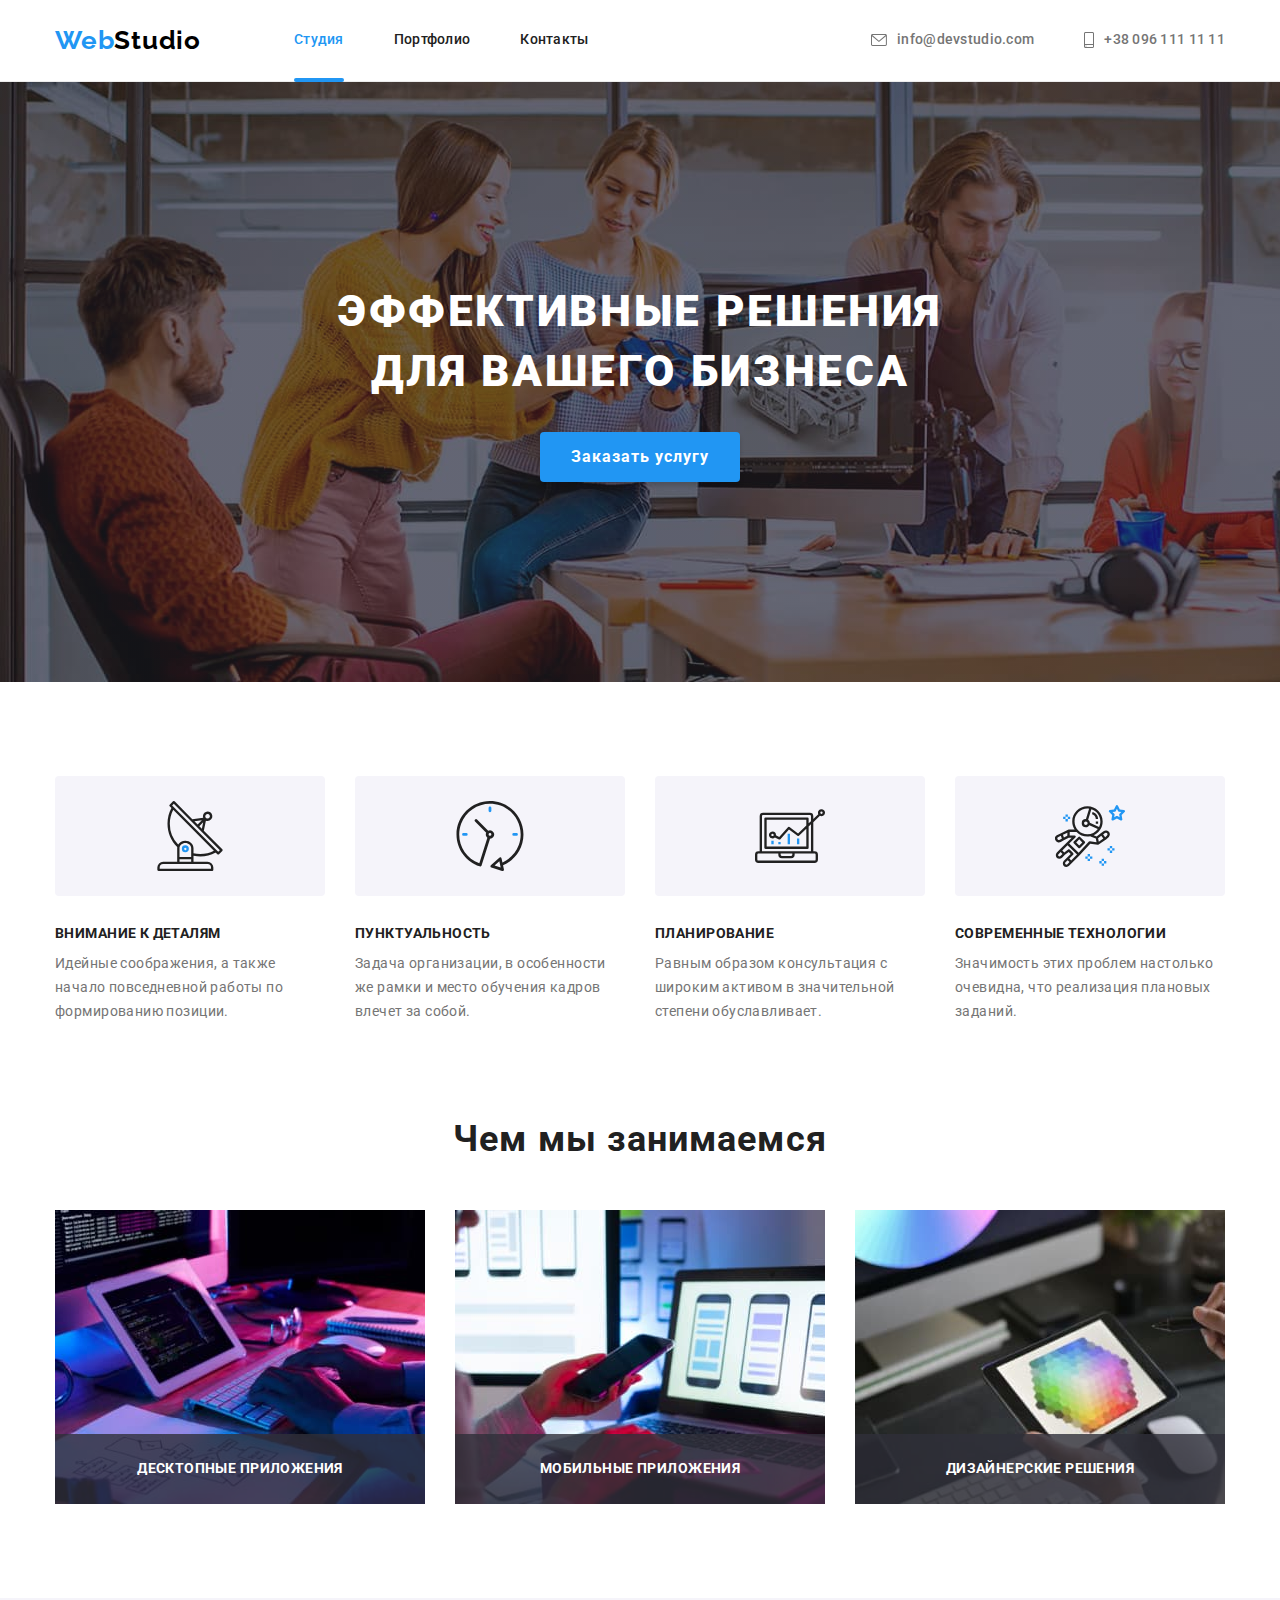
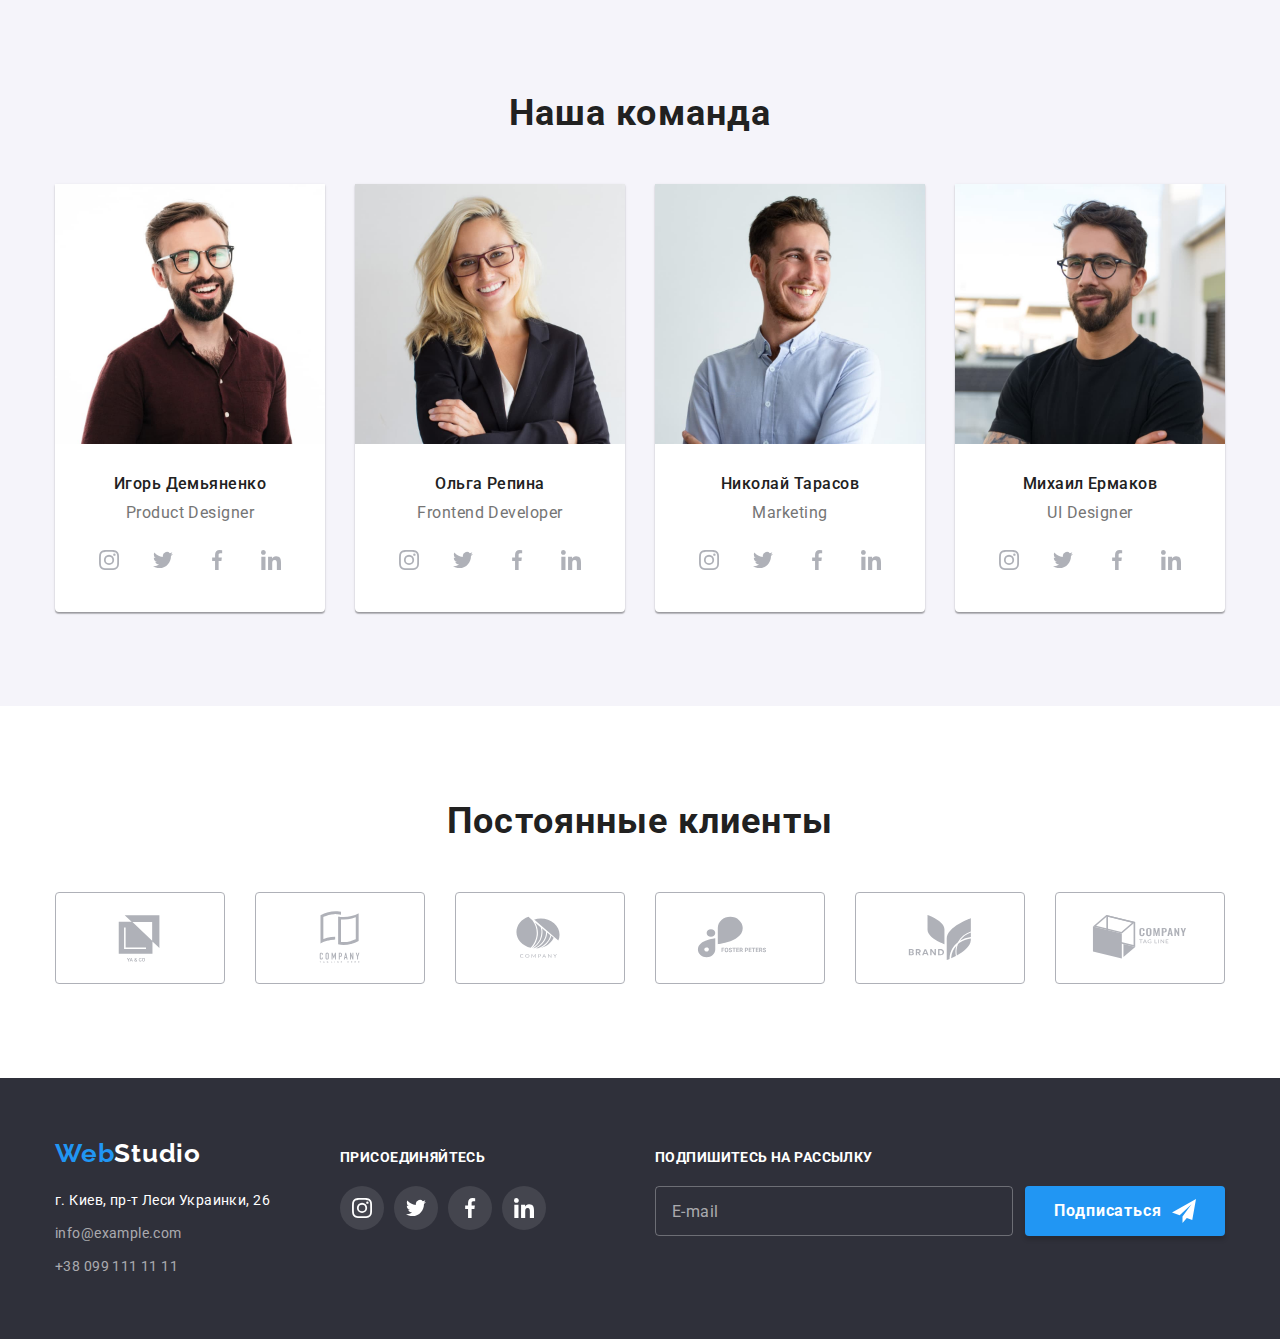
<file: index.html>
<!DOCTYPE html>
<html lang="ru">

<head>
    <meta charset="UTF-8">
    <meta http-equiv="X-UA-Compatible" content="IE=edge">
    <meta name="viewport" content="width=device-width, initial-scale=1.0">
    <title>Студия</title>
    <link rel="preconnect" href="https://fonts.googleapis.com">
    <link rel="preconnect" href="https://fonts.gstatic.com" crossorigin>
    <link
        href="https://fonts.googleapis.com/css2?family=Raleway:wght@700&family=Roboto:wght@400;500;700;900&display=swap"
        rel="stylesheet">
    <link rel="stylesheet" href="https://cdnjs.cloudflare.com/ajax/libs/modern-normalize/1.1.0/modern-normalize.min.css">
    <link rel="stylesheet" href="./css/main.min.css">
</head>

<body class="page">
<!-- Шапка -->
    <header class="header">
        <div class="container header__container">
            <a class="logo header__logo" href="./index.html"><span class="logo__web">Web</span>Studio</a>
            <nav class="nav header__nav">
                <ul class="nav__list">
                    <li class="nav__item"><a class="nav__link nav__link--current" href="./index.html">Студия</a></li>
                    <li class="nav__item"><a class="nav__link" href="./portfolio.html">Портфолио</a></li>
                    <li class="nav__item"><a class="nav__link" href="">Контакты</a></li>
                </ul>
            </nav>
            <div class="contacts header__contacts">
                <ul class="contacts__list">
                    <li class="contacts__item">
                        <a class="contacts__link" href="mailto:info@devstudio.com">
                            <svg class="contacts__icon contacts__icon--start" width="16" height="12">
                                <use href="./images/icons.svg#envelope"></use>
                            </svg>
                            info@devstudio.com
                        </a>
                    </li>
                    <li class="contacts__item">
                        <a class="contacts__link" href="tel:+380961111111">
                            <svg class="contacts__icon contacts__icon--start" width="10" height="16">
                                <use href="./images/icons.svg#smartphone"></use>
                            </svg>
                            +38 096 111 11 11
                        </a>
                    </li>
                </ul>
            </div>
        </div>
    </header>
<!-- Основная часть -->
    <main>
    <!-- Герой -->
        <section class="section section--hero">
            <div class="container container--hero">
                <h1 class="section__title section__title--hero">Эффективные решения <br> для вашего бизнеса</h1>
                <button type="button" class="btn" data-modal-open>Заказать услугу</button>
            </div>
        </section>
    <!-- Преимущества -->
        <section class="section">
            <div class="container ">
                <h2 class="section__title section__title--visually-hidden">Преимущества</h2>
                <ul class="grid">
                    <li class="grid__item grid__item--col-4">
                        <div class="feature">
                            <div class="feature__icon-box">
                                <svg  width="70" height="70">
                                    <use href="./images/icons.svg#antenna"></use>
                                </svg>
                            </div>
                            <h3 class="feature__title">Внимание к деталям</h3>
                            <p class="feature__desc">Идейные соображения, а также начало повседневной работы по формированию позиции.</p>
                        </div>
                    </li>
                    <li class="grid__item grid__item--col-4">
                        <div class="feature">
                            <div class="feature__icon-box">
                                <svg width="70" height="70">
                                    <use href="./images/icons.svg#clock"></use>
                                </svg>
                            </div>
                            <h3 class="feature__title">Пунктуальность</h3>
                            <p class="feature__desc">Задача организации, в особенности же рамки и место обучения кадров влечет за собой.</p>
                        </div>
                    </li>
                    <li class="grid__item grid__item--col-4">
                        <div class="feature">
                            <div class="feature__icon-box">
                                <svg width="70" height="70">
                                    <use href="./images/icons.svg#diagram"></use>
                                </svg>
                            </div>
                            <h3 class="feature__title">Планирование</h3>
                            <p class="feature__desc">Равным образом консультация с широким активом в значительной степени обуславливает.</p>
                        </div>
                    </li>
                    <li class="grid__item grid__item--col-4">
                        <div class="feature">
                            <div class="feature__icon-box">
                                <svg width="70" height="70">
                                    <use href="./images/icons.svg#astronaut"></use>
                                </svg>
                            </div>
                            <h3 class="feature__title">Современные технологии</h3>
                            <p class="feature__desc">Значимость этих проблем настолько очевидна, что реализация плановых заданий.</p>
                        </div>
                    </li>
                </ul>
            </div>
        </section>
    <!-- Направления работы -->
        <section class="section section--services">
            <div class="container">
                <h2 class="section__title">Чем мы занимаемся</h2>
                <ul class="grid">
                    <li class="grid__item grid__item--col-3">
                        <div class="services">
                            <img class="services__image" src="./images/index/img1.jpg" alt="компьютер" width="370">
                            <h3 class="services__title">Десктопные приложения</h3>
                        </div>
                    </li>
                    <li class="grid__item grid__item--col-3">
                        <div class="services">
                            <img class="services__image" src="./images/index/img2.jpg" alt="телефон" width="370">
                            <h3 class="services__title">Мобильные приложения</h3>
                        </div>
                    </li>
                    <li class="grid__item grid__item--col-3">
                        <div class="services">
                            <img class="services__image" src="./images/index/img3.jpg" alt="планшет" width="370">
                            <h3 class="services__title">Дизайнерские решения</h3>
                        </div>
                    </li>
                </ul>
            </div>
        </section>
    <!-- Сотрудники -->
        <section class="section  section--team">
            <div class="container">
                <h2 class="section__title">Наша команда</h2>
                <ul class="grid">
                    <li class="grid__item grid__item--col-4">
                        <div class="team-card">
                            <img class="team-card__image" src="./images/index/img4.jpg" alt="Игорь Демьяненко" width="270">
                            <div class="team-card__desc">
                                <h3 class="team-card__name">Игорь Демьяненко</h3>
                                <p class="team-card__text">Product Designer</p>
                                <div class="socials">
                                    <ul class="socials__list">
                                        <li class="socials__item">
                                            <a class="socials__link socials__link--team" href="">
                                                <svg class="socials__icon" width="20" height="20">
                                                    <use href="./images/icons.svg#instagram"></use>
                                                </svg>
                                            </a>
                                        </li>
                                        <li class="socials__item">
                                            <a class="socials__link socials__link--team" href="">
                                                <svg class="socials__icon" width="20" height="20">
                                                    <use href="./images/icons.svg#twitter"></use>
                                                </svg>
                                            </a>
                                        </li>
                                        <li class="socials__item">
                                            <a class="socials__link socials__link--team" href="">
                                                <svg class="socials__icon" width="20" height="20">
                                                    <use href="./images/icons.svg#facebook"></use>
                                                </svg>
                                            </a>
                                        </li>
                                        <li class="socials__item">
                                            <a class="socials__link socials__link--team" href="">
                                                <svg class="socials__icon" width="20" height="20">
                                                    <use href="./images/icons.svg#linkedin"></use>
                                                </svg>
                                            </a>
                                        </li>
                                    </ul>
                                </div>
                            </div>
                        </div>
                    </li>
                    <li class="grid__item grid__item--col-4">
                        <div class="team-card">
                            <img class="team-card__image" src="./images/index/img5.jpg" alt="Ольга Репина" width="270">
                            <div class="team-card__desc">
                                <h3 class="team-card__name">Ольга Репина</h3>
                                <p class="team-card__text">Frontend Developer</p>
                                <div class="socials">
                                    <ul class="socials__list">
                                        <li class="socials__item">
                                            <a class="socials__link socials__link--team" href="">
                                                <svg class="socials__icon" width="20" height="20">
                                                    <use href="./images/icons.svg#instagram"></use>
                                                </svg>
                                            </a>
                                        </li>
                                        <li class="socials__item">
                                            <a class="socials__link socials__link--team" href="">
                                                <svg class="socials__icon" width="20" height="20">
                                                    <use href="./images/icons.svg#twitter"></use>
                                                </svg>
                                            </a>
                                        </li>
                                        <li class="socials__item">
                                            <a class="socials__link socials__link--team" href="">
                                                <svg class="socials__icon" width="20" height="20">
                                                    <use href="./images/icons.svg#facebook"></use>
                                                </svg>
                                            </a>
                                        </li>
                                        <li class="socials__item">
                                            <a class="socials__link socials__link--team" href="">
                                                <svg class="socials__icon" width="20" height="20">
                                                    <use href="./images/icons.svg#linkedin"></use>
                                                </svg>
                                            </a>
                                        </li>
                                    </ul>
                                </div>
                            </div>
                        </div>
                    </li>
                    <li class="grid__item grid__item--col-4">
                        <div class="team-card">
                            <img class="team-card__image" src="./images/index/img6.jpg" alt="Николай Тарасов" width="270">
                            <div class="team-card__desc">
                                <h3 class="team-card__name">Николай Тарасов</h3>
                                <p class="team-card__text">Marketing</p>
                                <div class="socials">
                                    <ul class="socials__list">
                                        <li class="socials__item">
                                            <a class="socials__link socials__link--team" href="">
                                                <svg class="socials__icon" width="20" height="20">
                                                    <use href="./images/icons.svg#instagram"></use>
                                                </svg>
                                            </a>
                                        </li>
                                        <li class="socials__item">
                                            <a class="socials__link socials__link--team" href="">
                                                <svg class="socials__icon" width="20" height="20">
                                                    <use href="./images/icons.svg#twitter"></use>
                                                </svg>
                                            </a>
                                        </li>
                                        <li class="socials__item">
                                            <a class="socials__link socials__link--team" href="">
                                                <svg class="socials__icon" width="20" height="20">
                                                    <use href="./images/icons.svg#facebook"></use>
                                                </svg>
                                            </a>
                                        </li>
                                        <li class="socials__item">
                                            <a class="socials__link socials__link--team" href="">
                                                <svg class="socials__icon" width="20" height="20">
                                                    <use href="./images/icons.svg#linkedin"></use>
                                                </svg>
                                            </a>
                                        </li>
                                    </ul>
                                </div>
                            </div>
                        </div>
                    </li>
                    <li class="grid__item grid__item--col-4">
                        <div class="team-card">
                            <img class="team-card__image" src="./images/index/img7.jpg" alt="Михаил Ермаков" width="270">
                            <div class="team-card__desc">
                                <h3 class="team-card__name">Михаил Ермаков</h3>
                                <p class="team-card__text">UI Designer</p>
                                <div class="socials">
                                    <ul class="socials__list">
                                        <li class="socials__item">
                                            <a class="socials__link socials__link--team" href="">
                                                <svg class="socials__icon" width="20" height="20">
                                                    <use href="./images/icons.svg#instagram"></use>
                                                </svg>
                                            </a>
                                        </li>
                                        <li class="socials__item">
                                            <a class="socials__link socials__link--team" href="">
                                                <svg class="socials__icon" width="20" height="20">
                                                    <use href="./images/icons.svg#twitter"></use>
                                                </svg>
                                            </a>
                                        </li>
                                        <li class="socials__item">
                                            <a class="socials__link socials__link--team" href="">
                                                <svg class="socials__icon" width="20" height="20">
                                                    <use href="./images/icons.svg#facebook"></use>
                                                </svg>
                                            </a>
                                        </li>
                                        <li class="socials__item">
                                            <a class="socials__link socials__link--team" href="">
                                                <svg class="socials__icon" width="20" height="20">
                                                    <use href="./images/icons.svg#linkedin"></use>
                                                </svg>
                                            </a>
                                        </li>
                                    </ul>
                                </div>
                            </div>
                        </div>
                    </li>
                </ul>
            </div>
        </section>
    <!-- Клиенты -->
        <section class="section">
            <div class="container">
                <h2 class="section__title">Постоянные клиенты</h2>
                <ul class="grid">
                    <li class="grid__item grid__item--col-6">
                        <div class="customers">
                            <a class="customers__link" href="">
                                <svg class="customers__icon" width="106" height="60">
                                    <use href="./images/icons.svg#logo1"></use>
                                </svg>
                            </a>
                        </div>
                    </li>
                    <li class="grid__item grid__item--col-6">
                        <div class="customers">
                            <a class="customers__link" href="">
                                <svg class="customers__icon" width="106" height="60">
                                    <use href="./images/icons.svg#logo2"></use>
                                </svg>
                            </a>
                        </div>
                    </li>
                    <li class="grid__item grid__item--col-6">
                        <div class="customers">
                            <a class="customers__link" href="">
                                <svg class="customers__icon" width="106" height="60">
                                    <use href="./images/icons.svg#logo3"></use>
                                </svg>
                            </a>
                        </div>
                    </li>
                    <li class="grid__item grid__item--col-6">
                        <div class="customers">
                            <a class="customers__link" href="">
                                <svg class="customers__icon" width="106" height="60">
                                    <use href="./images/icons.svg#logo4"></use>
                                </svg>
                            </a>
                        </div>
                    </li>
                    <li class="grid__item grid__item--col-6">
                        <div class="customers">
                            <a class="customers__link" href="">
                                <svg class="customers__icon" width="106" height="60">
                                    <use href="./images/icons.svg#logo5"></use>
                                </svg>
                            </a>
                        </div>
                    </li>
                    <li class="grid__item grid__item--col-6">
                        <div class="customers">
                            <a class="customers__link" href="">
                                <svg class="customers__icon" width="106" height="60">
                                    <use href="./images/icons.svg#logo6"></use>
                                </svg>
                            </a>
                        </div>
                    </li>
                </ul>
            </div>
        </section>
    </main>
<!-- Подвал -->
    <footer class="footer">
        <div class="container footer__container">
            <div>
                <a class="logo footer__logo" href="./index.html"><span class="logo__web">Web</span>Studio</a>
                <address class="address">
                    <ul class="address__list">
                        <li class="address__item">г. Киев, пр-т Леси Украинки, 26</li>
                        <li class="address__item"><a class="address__link" href="mailto:info@example.com">info@example.com</a></li>
                        <li class="address__item"><a class="address__link" href="tel:+380991111111">+38 099 111 11 11</a></li>
                    </ul>
                </address>
            </div>
            <div class="joining footer__joining">
                <p class="joining__title">присоединяйтесь</p>
                <div class="socials">
                    <ul class="socials__list">
                        <li class="socials__item">
                            <a class="socials__link" href="">
                                <svg class="socials__icon" width="20" height="20">
                                    <use href="./images/icons.svg#instagram"></use>
                                </svg>
                            </a>
                        </li>
                        <li class="socials__item">
                            <a class="socials__link" href="">
                                <svg class="socials__icon" width="20" height="20">
                                    <use href="./images/icons.svg#twitter"></use>
                                </svg>
                            </a>
                        </li>
                        <li class="socials__item">
                            <a class="socials__link" href="">
                                <svg class="socials__icon" width="20" height="20">
                                    <use href="./images/icons.svg#facebook"></use>
                                </svg>
                            </a>
                        </li>
                        <li class="socials__item">
                            <a class="socials__link" href="">
                                <svg class="socials__icon" width="20" height="20">
                                    <use href="./images/icons.svg#linkedin"></use>
                                </svg>
                            </a>
                        </li>
                    </ul>
                </div>
            </div>
            <div class="subscription footer__subscription">
                <form class="subscription__form">
                    <label class="subscription__label">Подпишитесь на рассылку
                        <input class="subscription__input" type="email" name="email" placeholder="E-mail">
                    </label>
                    <button class="btn" type="submit">Подписаться
                        <svg class="btn__icon btn__icon--end" width="24" height="24">
                            <use href="./images/icons.svg#send"></use>
                        </svg>
                    </button>
                </form>
            </div>
        </div>
    </footer>
<!-- Модальное окно -->
    <div class="backdrop backdrop--is-hidden" data-modal>
        <div class="modal">
            <button type="button" class="btn-close modal__btn-close" data-modal-close>
                <svg class="btn-close__icon" width="11" height="11">
                    <use href="./images/icons.svg#close"></use>
                </svg>
            </button>
            <p class="modal__title">Оставьте свои данные, мы вам перезвоним</p>
            <form class="modal__form">
                <div class="input-group">
                    <label class="input-group__label">
                        Имя
                        <input class="input-group__input" type="text" name="name">
                        <svg class="input-group__icon" width="18" height="18">
                            <use href="./images/icons.svg#person"></use>
                        </svg>
                    </label>
                    <label class="input-group__label">
                        Телефон
                        <input class="input-group__input" type="tel" name="tel">
                        <svg class="input-group__icon" width="18" height="18">
                            <use href="./images/icons.svg#phone"></use>
                        </svg>
                    </label>
                    <label class="input-group__label">
                        Почта
                        <input class="input-group__input" type="email" name="email">
                        <svg class="input-group__icon" width="18" height="18">
                            <use href="./images/icons.svg#email"></use>
                        </svg>
                    </label>
                </div>
                <div class="comment">
                    <label class="comment__label">
                        Комментарий
                        <textarea class="comment__text" name="comment" placeholder="Введите текст"></textarea>
                    </label>
                </div>
                <div class="checkbox">
                    <label class="checkbox__label">Соглашаюсь с рассылкой и принимаю
                        <a class="checkbox__policy" href="">Условия договора</a>
                        <input class="checkbox__input" type="checkbox" name="policy">
                        <svg class="checkbox__icon--off-checked" width="16" height="15">
                            <use href="./images/icons.svg#off-checked"></use>
                        </svg>
                        <svg class="checkbox__icon--on-checked" width="16" height="15">
                            <use href="./images/icons.svg#on-checked"></use>
                        </svg>
                    </label>
                </div>
                <button class="btn" type="submit">Отправить</button>
            </form>
        </div>
    </div>
    <script src="./js/modal.js"></script>
</body>
</html>
</file>
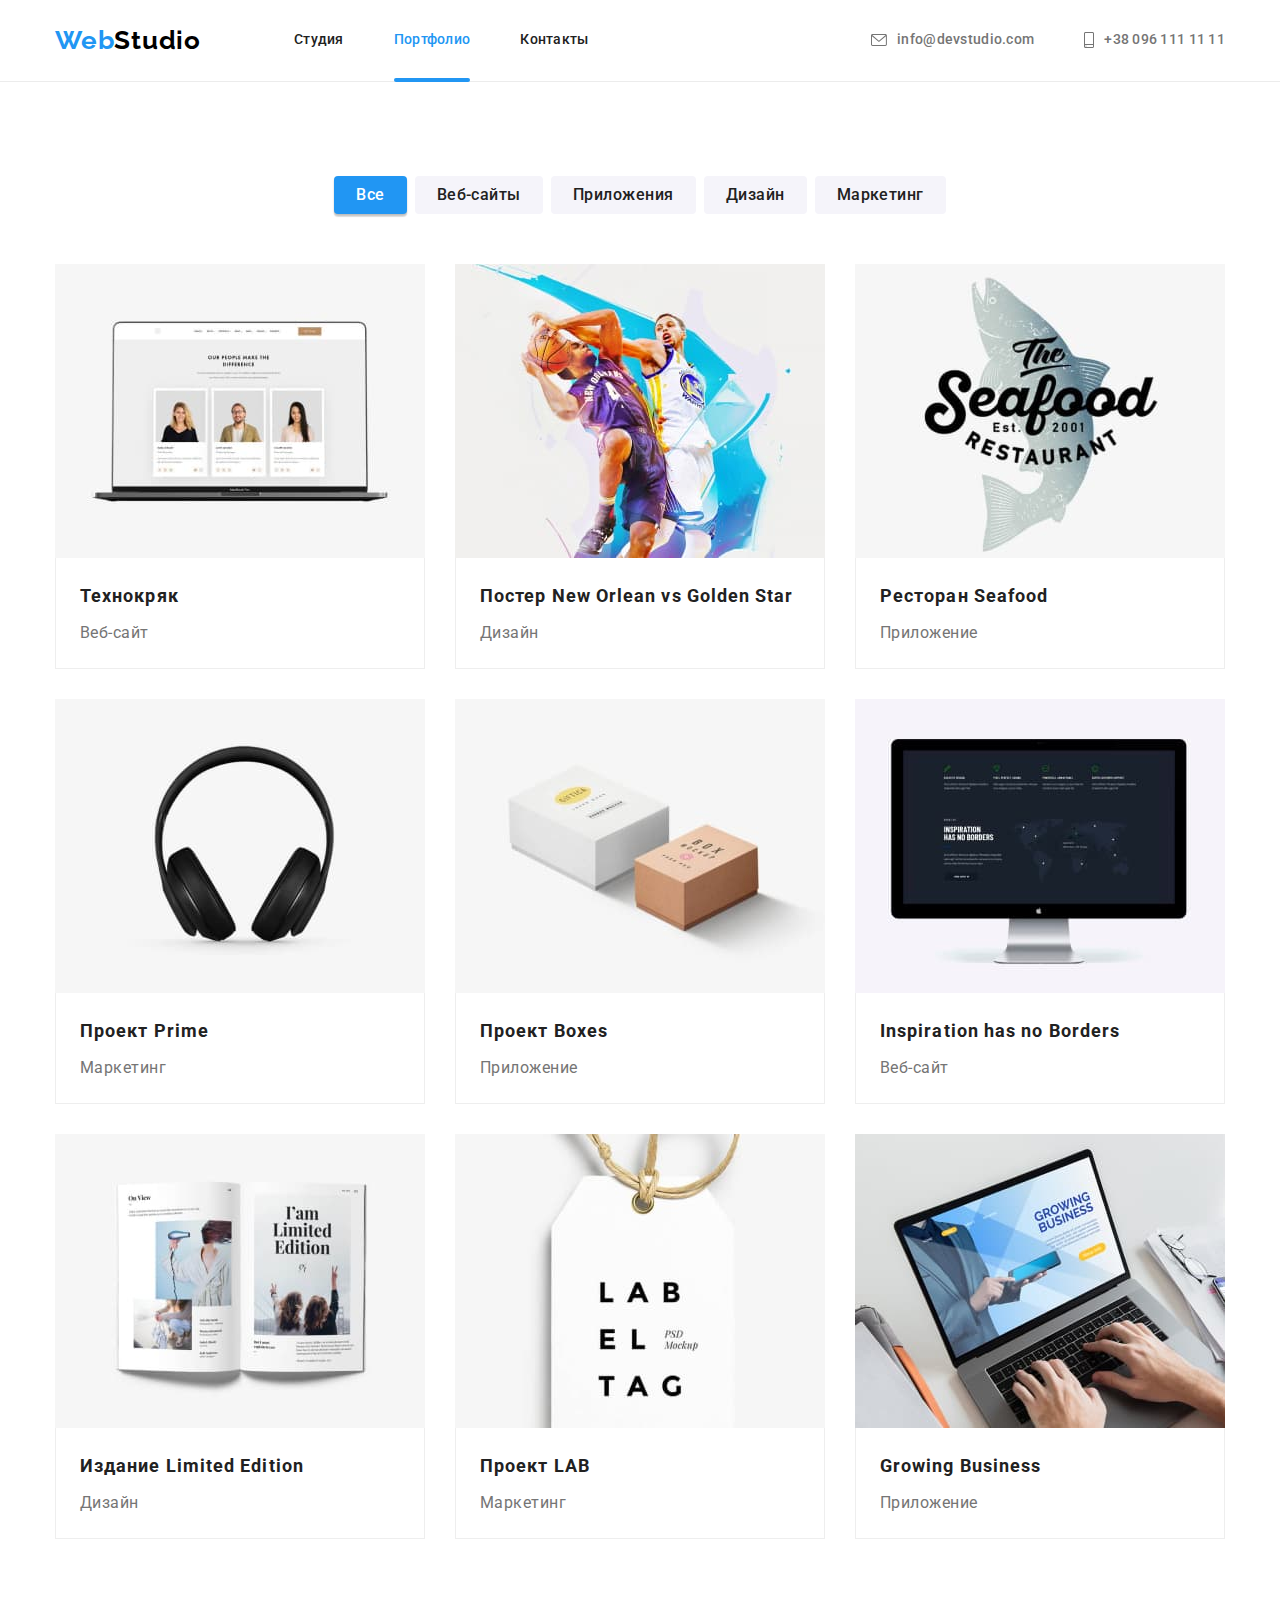
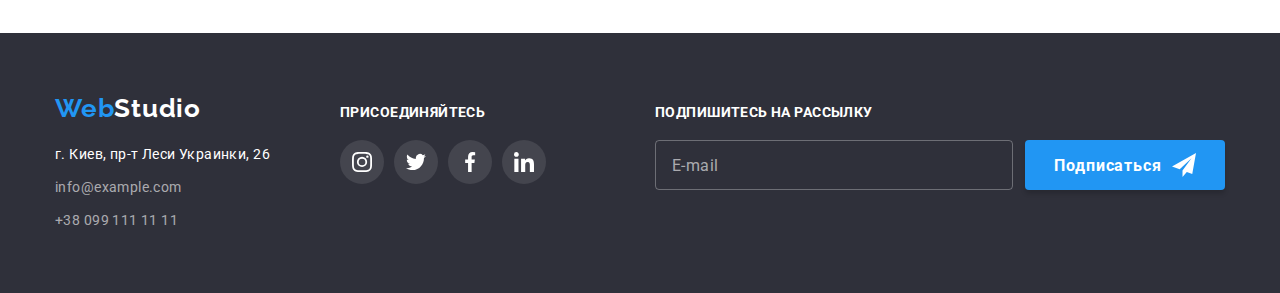
<file: portfolio.html>
<!DOCTYPE html>
<html lang="ru">

<head>
    <meta charset="UTF-8">
    <meta http-equiv="X-UA-Compatible" content="IE=edge">
    <meta name="viewport" content="width=device-width, initial-scale=1.0">
    <title>Студия</title>
    <link rel="preconnect" href="https://fonts.googleapis.com">
    <link rel="preconnect" href="https://fonts.gstatic.com" crossorigin>
    <link
        href="https://fonts.googleapis.com/css2?family=Raleway:wght@700&family=Roboto:wght@400;500;700;900&display=swap"
        rel="stylesheet">
    <link rel="stylesheet" href="https://cdnjs.cloudflare.com/ajax/libs/modern-normalize/1.1.0/modern-normalize.min.css">
    <link rel="stylesheet" href="./css/main.min.css">
</head>

<body class="page">
<!-- Шапка -->
    <header class="header">
        <div class="container header__container">
            <a class="logo header__logo" href="./index.html"><span class="logo__web">Web</span>Studio</a>
            <nav class="nav header__nav">
                <ul class="nav__list">
                    <li class="nav__item"><a class="nav__link" href="./index.html">Студия</a></li>
                    <li class="nav__item"><a class="nav__link nav__link--current" href="./portfolio.html">Портфолио</a></li>
                    <li class="nav__item"><a class="nav__link" href="">Контакты</a></li>
                </ul>
            </nav>
            <div class="contacts header__contacts">
                <ul class="contacts__list">
                    <li class="contacts__item">
                        <a class="contacts__link" href="mailto:info@devstudio.com">
                            <svg class="contacts__icon contacts__icon--start" width="16" height="12">
                                <use href="./images/icons.svg#envelope"></use>
                            </svg>
                            info@devstudio.com
                        </a>
                    </li>
                    <li class="contacts__item">
                        <a class="contacts__link" href="tel:+380961111111">
                            <svg class="contacts__icon contacts__icon--start" width="10" height="16">
                                <use href="./images/icons.svg#smartphone"></use>
                            </svg>
                            +38 096 111 11 11
                        </a>
                    </li>
                </ul>
            </div>
        </div>
    </header>
<!-- Основная часть -->
    <main>
        <section class="section">
            <div class="container">
                <h1 class="section__title section__title--visually-hidden">Примеры работ</h1>
            <!-- Кнопки фильтра -->
                <ul class="filter">
                    <li class="filter__item">
                        <button type="button" class="filter__btn filter__btn--default">Все</button>
                    </li>
                    <li class="filter__item">
                        <button type="button" class="filter__btn">Веб-сайты</button>
                    </li>
                    <li class="filter__item">
                        <button type="button" class="filter__btn">Приложения</button>
                    </li>
                    <li class="filter__item">
                        <button type="button" class="filter__btn">Дизайн</button>
                    </li>
                    <li class="filter__item">
                        <button type="button" class="filter__btn">Маркетинг</button>
                    </li>
                </ul>            
            <!-- Радиокнопки фильтра-->
                <!-- <form class="radio">
                    <input class="radio__input" id="all" type="radio" name="projects" value="all" checked />
                    <label class="radio__label" for="all">Все</label>
                    <input class="radio__input" id="sites" type="radio" name="projects" value="sites" />
                    <label class="radio__label" for="sites">Веб-сайты</label>
                    <input class="radio__input" id="apps" type="radio" name="projects" value="apps" />
                    <label class="radio__label" for="apps">Приложения</label>
                    <input class="radio__input" id="design" type="radio" name="projects" value="design" />
                    <label class="radio__label" for="design">Дизайн</label>
                    <input class="radio__input" id="marketing" type="radio" name="projects" value="marketing" />
                    <label class="radio__label" for="marketing">Маркетинг</label>
                </form> -->
            <!-- Примеры работ -->
                <ul class="grid">
                    <li class="grid__item grid__item--col-3">
                        <div class="projects-card">
                            <a class="projects-card__link" href="">
                                <div class="projects-card__overflow">
                                    <img class="projects-card__image" src="./images/portfolio/img1.jpg" alt="Веб-сайт" width="370">
                                    <p class="projects-card__text">Технокряк это современная площадка распространения коронавируса. Компании используют
                                        эту
                                        платформу для цифрового шпионажа и атак на защищённые сервера конкурентов.</p>
                                </div>
                                <div class="projects-card__desc">
                                    <h2 class="projects-card__name">Технокряк</h2>
                                    <p class="projects-card__type">Веб-сайт</p>
                                </div>
                            </a>
                        </div>
                    </li>
                    <li class="grid__item grid__item--col-3">
                        <div class="projects-card">
                            <a class="projects-card__link" href="">
                                <div class="projects-card__overflow">
                                    <img class="projects-card__image" src="./images/portfolio/img2.jpg" alt="Постер New Orlean vs Golden Star"
                                        width="370">
                                    <p class="projects-card__text">Технокряк это современная площадка распространения коронавируса. Компании используют
                                        эту
                                        платформу для цифрового шпионажа и атак на защищённые сервера конкурентов.</p>
                                </div>
                                <div class="projects-card__desc">
                                    <h2 class="projects-card__name">Постер New Orlean vs Golden Star</h2>
                                    <p class="projects-card__type">Дизайн</p>
                                </div>
                            </a>
                        </div>
                    </li>
                    <li class="grid__item grid__item--col-3">
                        <div class="projects-card">
                            <a class="projects-card__link" href="">
                                <div class="projects-card__overflow">
                                    <img class="projects-card__image" src="./images/portfolio/img3.jpg" alt="Лого ресторана Seafood" width="370">
                                    <p class="projects-card__text">Технокряк это современная площадка распространения коронавируса. Компании используют
                                        эту
                                        платформу для цифрового шпионажа и атак на защищённые сервера конкурентов.</p>
                                </div>
                                <div class="projects-card__desc">
                                    <h2 class="projects-card__name">Ресторан Seafood</h2>
                                    <p class="projects-card__type">Приложение</p>
                                </div>
                            </a>
                        </div>
                    </li>
                    <li class="grid__item grid__item--col-3">
                        <div class="projects-card">
                            <a class="projects-card__link" href="">
                                <div class="projects-card__overflow">
                                    <img class="projects-card__image" src="./images/portfolio/img4.jpg" alt="Наушники" width="370">
                                    <p class="projects-card__text">Технокряк это современная площадка распространения коронавируса. Компании используют
                                        эту
                                        платформу для цифрового шпионажа и атак на защищённые сервера конкурентов.</p>
                                </div>
                                <div class="projects-card__desc">
                                    <h2 class="projects-card__name">Проект Prime</h2>
                                    <p class="projects-card__type">Маркетинг</p>
                                </div>
                            </a>
                        </div>
                    </li>
                    <li class="grid__item grid__item--col-3">
                        <div class="projects-card">
                            <a class="projects-card__link" href="">
                                <div class="projects-card__overflow">
                                    <img class="projects-card__image" src="./images/portfolio/img5.jpg" alt="Два ящика" width="370">
                                    <p class="projects-card__text">Технокряк это современная площадка распространения коронавируса. Компании используют
                                        эту
                                        платформу для цифрового шпионажа и атак на защищённые сервера конкурентов.</p>
                                </div>
                                <div class="projects-card__desc">
                                    <h2 class="projects-card__name">Проект Boxes</h2>
                                    <p class="projects-card__type">Приложение</p>
                                </div>
                            </a>
                        </div>
                    </li>
                    <li class="grid__item grid__item--col-3">
                        <div class="projects-card">
                            <a class="projects-card__link" href="">
                                <div class="projects-card__overflow">
                                    <img class="projects-card__image" src="./images/portfolio/img6.jpg" alt="Монитор" width="370">
                                    <p class="projects-card__text">Технокряк это современная площадка распространения коронавируса. Компании используют
                                        эту
                                        платформу для цифрового шпионажа и атак на защищённые сервера конкурентов.</p>
                                </div>
                                <div class="projects-card__desc">
                                    <h2 class="projects-card__name">Inspiration has no Borders</h2>
                                    <p class="projects-card__type">Веб-сайт</p>
                                </div>
                            </a>
                        </div>
                    </li>
                    <li class="grid__item grid__item--col-3">
                        <div class="projects-card">
                            <a class="projects-card__link" href="">
                                <div class="projects-card__overflow">
                                    <img class="projects-card__image" src="./images/portfolio/img7.jpg" alt="Журнал" width="370">
                                    <p class="projects-card__text">Технокряк это современная площадка распространения коронавируса. Компании используют
                                        эту
                                        платформу для цифрового шпионажа и атак на защищённые сервера конкурентов.</p>
                                </div>
                                <div class="projects-card__desc">
                                    <h2 class="projects-card__name">Издание Limited Edition</h2>
                                    <p class="projects-card__type">Дизайн</p>
                                </div>
                            </a>
                        </div>
                    </li>
                    <li class="grid__item grid__item--col-3">
                        <div class="projects-card">
                            <a class="projects-card__link" href="">
                                <div class="projects-card__overflow">
                                    <img class="projects-card__image" src="./images/portfolio/img8.jpg" alt="Бирка" width="370">
                                    <p class="projects-card__text">Технокряк это современная площадка распространения коронавируса. Компании используют
                                        эту
                                        платформу для цифрового шпионажа и атак на защищённые сервера конкурентов.</p>
                                </div>
                                <div class="projects-card__desc">
                                    <h2 class="projects-card__name">Проект LAB</h2>
                                    <p class="projects-card__type">Маркетинг</p>
                                </div>
                            </a>
                        </div>
                    </li>
                    <li class="grid__item grid__item--col-3">
                        <div class="projects-card">
                            <a class="projects-card__link" href="">
                                <div class="projects-card__overflow">
                                    <img class="projects-card__image" src="./images/portfolio/img9.jpg" alt="Ноутбук" width="370">
                                    <p class="projects-card__text">Технокряк это современная площадка распространения коронавируса. Компании используют
                                        эту
                                        платформу для цифрового шпионажа и атак на защищённые сервера конкурентов.</p>
                                </div>
                                <div class="projects-card__desc">
                                    <h2 class="projects-card__name">Growing Business</h2>
                                    <p class="projects-card__type">Приложение</p>
                                </div>
                            </a>
                        </div>
                    </li>
                </ul>
            </div>
        </section>
    </main>
<!-- Подвал -->
    <footer class="footer">
        <div class="container footer__container">
            <div>
                <a class="logo footer__logo" href="./index.html"><span class="logo__web">Web</span>Studio</a>
                <address class="address">
                    <ul class="address__list">
                        <li class="address__item">г. Киев, пр-т Леси Украинки, 26</li>
                        <li class="address__item"><a class="address__link"
                                href="mailto:info@example.com">info@example.com</a></li>
                        <li class="address__item"><a class="address__link" href="tel:+380991111111">+38 099 111 11 11</a>
                        </li>
                    </ul>
                </address>
            </div>
            <div class="joining footer__joining">
                <p class="joining__title">присоединяйтесь</p>
                <div class="socials">
                    <ul class="socials__list">
                        <li class="socials__item">
                            <a class="socials__link" href="">
                                <svg class="socials__icon" width="20" height="20">
                                    <use href="./images/icons.svg#instagram"></use>
                                </svg>
                            </a>
                        </li>
                        <li class="socials__item">
                            <a class="socials__link" href="">
                                <svg class="socials__icon" width="20" height="20">
                                    <use href="./images/icons.svg#twitter"></use>
                                </svg>
                            </a>
                        </li>
                        <li class="socials__item">
                            <a class="socials__link" href="">
                                <svg class="socials__icon" width="20" height="20">
                                    <use href="./images/icons.svg#facebook"></use>
                                </svg>
                            </a>
                        </li>
                        <li class="socials__item">
                            <a class="socials__link" href="">
                                <svg class="socials__icon" width="20" height="20">
                                    <use href="./images/icons.svg#linkedin"></use>
                                </svg>
                            </a>
                        </li>
                    </ul>
                </div>
            </div>
            <div class="subscription footer__subscription">
                <form class="subscription__form">
                    <label class="subscription__label">Подпишитесь на рассылку
                        <input class="subscription__input" type="email" name="email" placeholder="E-mail">
                    </label>
                    <button class="btn" type="submit">Подписаться
                        <svg class="btn__icon btn__icon--end" width="24" height="24">
                            <use href="./images/icons.svg#send"></use>
                        </svg>
                    </button>
                </form>
            </div>
        </div>
    </footer>
</body>
</html>
</file>
<file: css/main.min.css>
h1,h2,h3,h4,h5,h6,p,ul{margin:0;padding:0}.section__title--visually-hidden{position:absolute;clip:rect(0 0 0 0);width:1px;height:1px;margin:-1px}.section--hero{background-color:#c4c4c4;background-image:-webkit-gradient(linear, left top, left bottom, from(rgba(47,48,58,0.4)), to(rgba(47,48,58,0.4))),url(../images/index/Img8.jpg);background-image:linear-gradient(rgba(47,48,58,0.4), rgba(47,48,58,0.4)),url(../images/index/Img8.jpg);background-repeat:no-repeat;background-size:cover}.section__title--hero,.joining__title,.subscription__label,.feature__title,.services__title{text-transform:uppercase}.section__title,.team-card__name,.team-card__text,.modal__title{text-align:center}.nav__link,.footer__logo{display:inline-block}.projects-card__link,.comment__label,.comment__text,.checkbox__label{display:block}.services__image,.team-card__image,.projects-card__image{display:block;max-width:100%;height:auto}.grid,.nav__list,.contacts__list,.address__list,.socials__list{list-style:none}.btn,.btn-close,.input-group__label,.input-group__input,.comment__label,.comment__text{cursor:pointer}.btn{width:200px;height:50px;border-color:transparent;border-radius:4px;-webkit-box-shadow:0px 4px 4px rgba(0,0,0,0.15);box-shadow:0px 4px 4px rgba(0,0,0,0.15)}.btn-close{width:30px;height:30px;border:1px solid rgba(0,0,0,0.1);border-radius:50%}.nav__link--current::before{display:block;width:100%;height:4px;border-radius:2px;background:#2196f3}.socials__link{width:44px;height:44px;border-radius:50%}.subscription__input{width:358px;height:50px;border:1px solid rgba(255,255,255,0.3);border-radius:4px;background-color:transparent;outline:none}.feature__icon-box{width:270px;height:120px;border-radius:4px}.team-card{-webkit-box-shadow:0px 1px 3px rgba(0,0,0,0.12),0px 1px 1px rgba(0,0,0,0.14),0px 2px 1px rgba(0,0,0,0.2);box-shadow:0px 1px 3px rgba(0,0,0,0.12),0px 1px 1px rgba(0,0,0,0.14),0px 2px 1px rgba(0,0,0,0.2);border-radius:0px 0px 4px 4px}.customers__link{width:170px;height:92px;border:1px solid #afb1b8;border-radius:4px}.projects-card__desc{border-right:1px solid #eee;border-bottom:1px solid #eee;border-left:1px solid #eee}.modal{width:528px;height:581px;padding:40px;border-radius:4px;-webkit-box-shadow:0px 1px 3px rgba(0,0,0,0.12),0px 1px 1px rgba(0,0,0,0.14),0px 2px 1px rgba(0,0,0,0.2);box-shadow:0px 1px 3px rgba(0,0,0,0.12),0px 1px 1px rgba(0,0,0,0.14),0px 2px 1px rgba(0,0,0,0.2)}.input-group__label{display:block;width:100%}.input-group__input{-webkit-box-sizing:border-box;box-sizing:border-box;width:100%;height:40px;outline:none;border:1px solid rgba(33,33,33,0.2);border-radius:4px}.comment__text{width:100%;height:120px;border:1px solid rgba(33,33,33,0.2);border-radius:4px;outline:none;resize:none}.page{background-color:#fff;color:#757575;font-family:Roboto,sans-serif;-webkit-box-sizing:border-box;box-sizing:border-box}.section{padding-top:94px;padding-bottom:94px}.section--hero{max-width:1600px;height:600px;margin-right:auto;margin-left:auto;padding-top:200px;padding-bottom:200px}.section--services{padding-top:0}.section--team{background-color:#f5f4fa}.section__title{margin-bottom:50px;font-size:36px;line-height:1.17;letter-spacing:.03em;color:#212121}.section__title--hero{margin-bottom:30px;font-weight:900;font-size:44px;line-height:1.36;letter-spacing:.06em;color:#fff}.container{width:1200px;margin-right:auto;margin-left:auto;padding-right:15px;padding-left:15px}.container--hero{display:-webkit-box;display:-ms-flexbox;display:flex;-webkit-box-orient:vertical;-webkit-box-direction:normal;-ms-flex-direction:column;flex-direction:column;-webkit-box-pack:center;-ms-flex-pack:center;justify-content:center;-webkit-box-align:center;-ms-flex-align:center;align-items:center}.grid{display:-webkit-box;display:-ms-flexbox;display:flex;-ms-flex-wrap:wrap;flex-wrap:wrap;-webkit-box-pack:center;-ms-flex-pack:center;justify-content:center;margin-top:-30px;margin-left:-30px}.grid__item{margin-top:30px;margin-left:30px}.grid__item--col-3{-ms-flex-preferred-size:calc(100% / 3 - 30px);flex-basis:calc(100% / 3 - 30px)}.grid__item--col-4{-ms-flex-preferred-size:calc(100% / 4 - 30px);flex-basis:calc(100% / 4 - 30px)}.grid__item--col-6{-ms-flex-preferred-size:calc(100% / 6 - 30px);flex-basis:calc(100% / 6 - 30px)}.btn{display:-webkit-box;display:-ms-flexbox;display:flex;-webkit-box-pack:center;-ms-flex-pack:center;justify-content:center;-webkit-box-align:center;-ms-flex-align:center;align-items:center;font-weight:700;font-size:16px;line-height:1.87;letter-spacing:.06em;color:#fff;background-color:#2196f3;-webkit-transition-property:background-color;transition-property:background-color;-webkit-transition-duration:250ms;transition-duration:250ms;-webkit-transition-timing-function:cubic-bezier(0.4, 0, 0.2, 1);transition-timing-function:cubic-bezier(0.4, 0, 0.2, 1)}.btn:hover,.btn:focus{background-color:#188ce8}.btn__icon{fill:currentColor}.btn__icon--end{margin-left:10px;margin-left:10px}.btn-close{background:#fff;color:#000;-webkit-transition-property:color;transition-property:color;-webkit-transition-duration:250ms;transition-duration:250ms;-webkit-transition-timing-function:cubic-bezier(0.4, 0, 0.2, 1);transition-timing-function:cubic-bezier(0.4, 0, 0.2, 1)}.btn-close:hover,.btn-close:focus{color:#2196f3}.btn-close__icon{fill:currentColor}.logo{font-family:Raleway,sans-serif;font-style:normal;font-weight:700;font-size:26px;line-height:1.19;letter-spacing:.03em;color:#000;text-decoration:none}.logo__web{color:#2196f3}.header{border-bottom:1px solid #ececec}.header__container{display:-webkit-box;display:-ms-flexbox;display:flex;-webkit-box-align:center;-ms-flex-align:center;align-items:center}.header__logo{padding-top:25px;padding-bottom:25px}.header__nav{margin-left:93px}.header__contacts{margin-left:auto}.nav{font-weight:500;font-size:14px;line-height:1.14;letter-spacing:.02em}.nav__list{height:100%;display:-webkit-box;display:-ms-flexbox;display:flex;margin-left:-50px}.nav__item{position:relative;margin-left:50px}.nav__link{padding-top:32px;padding-bottom:32px;text-decoration:none;color:#212121;-webkit-transition-property:color;transition-property:color;-webkit-transition-duration:250ms;transition-duration:250ms;-webkit-transition-timing-function:cubic-bezier(0.4, 0, 0.2, 1);transition-timing-function:cubic-bezier(0.4, 0, 0.2, 1)}.nav__link:hover,.nav__link:focus{color:#2196f3}.nav__link--current{color:#2196f3}.nav__link--current::before{content:'';position:absolute;bottom:-2px;left:0}.contacts{font-weight:500;font-size:14px;line-height:1.14;letter-spacing:.02em}.contacts__list{display:-webkit-box;display:-ms-flexbox;display:flex;-webkit-box-align:center;-ms-flex-align:center;align-items:center;margin-left:-50px}.contacts__item{margin-left:50px}.contacts__link{display:-webkit-box;display:-ms-flexbox;display:flex;-webkit-box-align:center;-ms-flex-align:center;align-items:center;padding-top:32px;padding-bottom:32px;color:#757575;text-decoration:none;-webkit-transition-property:color;transition-property:color;-webkit-transition-duration:250ms;transition-duration:250ms;-webkit-transition-timing-function:cubic-bezier(0.4, 0, 0.2, 1);transition-timing-function:cubic-bezier(0.4, 0, 0.2, 1)}.contacts__link:hover,.contacts__link:focus{color:#2196f3}.contacts__icon{fill:currentColor}.contacts__icon--start{margin-right:10px}.footer{padding-top:60px;padding-bottom:60px;background-color:#2f303a}.footer__container{display:-webkit-box;display:-ms-flexbox;display:flex;-webkit-box-align:baseline;-ms-flex-align:baseline;align-items:baseline}.footer__logo{margin-bottom:20px;color:#fff}.footer__joining{margin-left:70px}.footer__subscription{margin-left:auto}.address{color:#fff;font-style:normal;font-weight:400;font-size:14px;line-height:1.71;letter-spacing:.03em}.address__list{margin-bottom:-9px}.address__item{margin-bottom:9px}.address__link{color:rgba(255,255,255,0.6);text-decoration:none;-webkit-transition-property:color;transition-property:color;-webkit-transition-duration:250ms;transition-duration:250ms;-webkit-transition-timing-function:cubic-bezier(0.4, 0, 0.2, 1);transition-timing-function:cubic-bezier(0.4, 0, 0.2, 1)}.address__link:hover,.address__link:focus{color:#2196f3}.joining{color:#fff;font-weight:700;font-size:14px;line-height:1.14;letter-spacing:.03em}.joining__title{margin-bottom:20px}.socials__list{display:-webkit-box;display:-ms-flexbox;display:flex;-webkit-box-pack:center;-ms-flex-pack:center;justify-content:center;-webkit-box-align:center;-ms-flex-align:center;align-items:center;margin-left:-10px}.socials__item{margin-left:10px}.socials__link{display:-webkit-box;display:-ms-flexbox;display:flex;-webkit-box-pack:center;-ms-flex-pack:center;justify-content:center;-webkit-box-align:center;-ms-flex-align:center;align-items:center;color:#fff;background-color:rgba(255,255,255,0.1);-webkit-transition-property:background-color;transition-property:background-color;-webkit-transition-duration:250ms;transition-duration:250ms;-webkit-transition-timing-function:cubic-bezier(0.4, 0, 0.2, 1);transition-timing-function:cubic-bezier(0.4, 0, 0.2, 1)}.socials__link--team{color:#afb1b8;background-color:transparent}.socials__link:hover,.socials__link:focus{background-color:#2196f3}.socials__link--team:hover,.socials__link--team:focus{color:#fff}.socials__icon{fill:currentColor}.subscription{color:#fff;font-weight:700;font-size:14px;line-height:1.14;letter-spacing:.03em}.subscription__form{display:-webkit-box;display:-ms-flexbox;display:flex;-webkit-box-align:end;-ms-flex-align:end;align-items:flex-end}.subscription__label{display:-webkit-box;display:-ms-flexbox;display:flex;-webkit-box-orient:vertical;-webkit-box-direction:normal;-ms-flex-direction:column;flex-direction:column;margin-right:12px}.subscription__input{display:-webkit-box;display:-ms-flexbox;display:flex;-webkit-box-align:center;-ms-flex-align:center;align-items:center;margin-top:20px;padding-left:16px;font-size:16px;line-height:1.25;letter-spacing:.03em;color:#fff;-webkit-transition-property:border;transition-property:border;-webkit-transition-duration:250ms;transition-duration:250ms;-webkit-transition-timing-function:cubic-bezier(0.4, 0, 0.2, 1);transition-timing-function:cubic-bezier(0.4, 0, 0.2, 1)}.subscription__input:focus{border-color:#fff}.subscription__input::-webkit-input-placeholder{color:rgba(255,255,255,0.6)}.subscription__input:-ms-input-placeholder{color:rgba(255,255,255,0.6)}.subscription__input::-ms-input-placeholder{color:rgba(255,255,255,0.6)}.subscription__input::placeholder{color:rgba(255,255,255,0.6)}.feature__icon-box{display:-webkit-box;display:-ms-flexbox;display:flex;-webkit-box-pack:center;-ms-flex-pack:center;justify-content:center;-webkit-box-align:center;-ms-flex-align:center;align-items:center;margin-bottom:30px;background-color:#f5f4fa}.feature__title{margin-bottom:10px;font-size:14px;line-height:1.14;letter-spacing:.03em;font-style:normal;color:#212121}.feature__desc{color:#757575;font-size:14px;line-height:1.71;letter-spacing:.03em}.services{position:relative}.services__title{position:absolute;bottom:0;left:0;width:100%;height:70px;display:-webkit-box;display:-ms-flexbox;display:flex;-webkit-box-pack:center;-ms-flex-pack:center;justify-content:center;-webkit-box-align:center;-ms-flex-align:center;align-items:center;color:#fff;background:rgba(47,48,58,0.8);font-weight:700;font-size:14px;line-height:1.14;letter-spacing:.03em}.team-card{background:#fff}.team-card__desc{padding-top:30px;padding-right:32px;padding-bottom:30px;padding-left:32px}.team-card__name{margin-bottom:10px;color:#212121;font-weight:500;font-size:16px;line-height:1.19;letter-spacing:.03em}.team-card__text{margin-bottom:16px;color:#757575;font-size:16px;line-height:1.19;letter-spacing:.03em}.customers__link{display:-webkit-box;display:-ms-flexbox;display:flex;-webkit-box-pack:center;-ms-flex-pack:center;justify-content:center;-webkit-box-align:center;-ms-flex-align:center;align-items:center;color:#afb1b8;-webkit-transition-property:border-color,color;transition-property:border-color,color;-webkit-transition-duration:250ms;transition-duration:250ms;-webkit-transition-timing-function:cubic-bezier(0.4, 0, 0.2, 1);transition-timing-function:cubic-bezier(0.4, 0, 0.2, 1)}.customers__link:hover,.customers__link:focus{border-color:#2196f3;color:#2196f3}.customers__icon{fill:currentColor}.filter{display:-webkit-box;display:-ms-flexbox;display:flex;-webkit-box-pack:center;-ms-flex-pack:center;justify-content:center;margin-bottom:50px;list-style:none}.filter__item:not(:first-child){margin-left:8px}.filter__btn{padding-top:4px;padding-right:20px;padding-bottom:4px;padding-left:20px;border-radius:4px;border-color:transparent;background-color:#f5f4fa;color:#212121;font-weight:500;font-size:16px;line-height:1.62;letter-spacing:.03em;-webkit-transition-property:background-color,color,-webkit-box-shadow;transition-property:background-color,color,-webkit-box-shadow;transition-property:box-shadow,background-color,color;transition-property:box-shadow,background-color,color,-webkit-box-shadow;-webkit-transition-duration:250ms;transition-duration:250ms;-webkit-transition-timing-function:cubic-bezier(0.4, 0, 0.2, 1);transition-timing-function:cubic-bezier(0.4, 0, 0.2, 1);cursor:pointer}.filter__btn--default{background-color:#2196f3;color:#fff;-webkit-box-shadow:0px 3px 1px rgba(0,0,0,0.1),0px 1px 2px rgba(0,0,0,0.08),0px 2px 2px rgba(0,0,0,0.12);box-shadow:0px 3px 1px rgba(0,0,0,0.1),0px 1px 2px rgba(0,0,0,0.08),0px 2px 2px rgba(0,0,0,0.12)}.filter__btn:hover,.filter__btn:focus{-webkit-box-shadow:0px 3px 1px rgba(0,0,0,0.1),0px 1px 2px rgba(0,0,0,0.08),0px 2px 2px rgba(0,0,0,0.12);box-shadow:0px 3px 1px rgba(0,0,0,0.1),0px 1px 2px rgba(0,0,0,0.08),0px 2px 2px rgba(0,0,0,0.12);background-color:#2196f3;color:#fff}.projects-card{font-weight:400;font-size:18px;line-height:1.56;letter-spacing:.03em}.projects-card__link{text-decoration:none;-webkit-transition-property:-webkit-box-shadow;transition-property:-webkit-box-shadow;transition-property:box-shadow;transition-property:box-shadow, -webkit-box-shadow;-webkit-transition-duration:250ms;transition-duration:250ms;-webkit-transition-timing-function:cubic-bezier(0.4, 0, 0.2, 1);transition-timing-function:cubic-bezier(0.4, 0, 0.2, 1)}.projects-card__link:hover,.projects-card__link:focus{-webkit-box-shadow:0px 1px 1px rgba(0,0,0,0.12),0px 4px 4px rgba(0,0,0,0.06),1px 4px 6px rgba(0,0,0,0.16);box-shadow:0px 1px 1px rgba(0,0,0,0.12),0px 4px 4px rgba(0,0,0,0.06),1px 4px 6px rgba(0,0,0,0.16)}.projects-card__overflow{position:relative;overflow:hidden}.projects-card__text{position:absolute;top:0;left:0;height:100%;padding-top:63px;padding-right:24px;padding-bottom:63px;padding-left:24px;color:#fff;background:rgba(33,150,243,0.9);-webkit-transform:translateY(101%);transform:translateY(101%);-webkit-transition-property:-webkit-transform;transition-property:-webkit-transform;transition-property:transform;transition-property:transform, -webkit-transform;-webkit-transition-duration:250ms;transition-duration:250ms;-webkit-transition-timing-function:cubic-bezier(0.4, 0, 0.2, 1);transition-timing-function:cubic-bezier(0.4, 0, 0.2, 1)}.projects-card__link:hover .projects-card__text,.projects-card__link:focus .projects-card__text{-webkit-transform:translateY(0);transform:translateY(0)}.projects-card__desc{padding-top:20px;padding-right:24px;padding-bottom:20px;padding-left:24px}.projects-card__name{margin-bottom:4px;color:#212121;font-size:18px;line-height:2;letter-spacing:.06em}.projects-card__type{color:#757575;font-size:16px;line-height:1.87;letter-spacing:.03em}.backdrop{position:fixed;top:0;left:0;width:100%;height:100%;visibility:visible;opacity:1;background:rgba(0,0,0,0.2);-webkit-transition-property:opacity,visibility;transition-property:opacity,visibility;-webkit-transition-duration:250ms;transition-duration:250ms;-webkit-transition-timing-function:cubic-bezier(0.4, 0, 0.2, 1);transition-timing-function:cubic-bezier(0.4, 0, 0.2, 1)}.backdrop--is-hidden{visibility:hidden;opacity:0;pointer-events:none}.modal{position:absolute;top:50%;left:50%;padding-top:40px;padding-right:40px;padding-bottom:40px;padding-left:40px;background:#fff;-webkit-transform:translate(-50%, -50%) scale(1);transform:translate(-50%, -50%) scale(1);-webkit-transition-property:-webkit-transform;transition-property:-webkit-transform;transition-property:transform;transition-property:transform, -webkit-transform;-webkit-transition-duration:250ms;transition-duration:250ms;-webkit-transition-timing-function:cubic-bezier(0.4, 0, 0.2, 1);transition-timing-function:cubic-bezier(0.4, 0, 0.2, 1)}.backdrop--is-hidden .modal{-webkit-transform:translate(-50%, -50%) scale(0.8);transform:translate(-50%, -50%) scale(0.8)}.modal__btn-close{position:absolute;top:8px;right:8px}.modal__title{margin-bottom:12px;font-weight:700;font-size:20px;line-height:1.15;letter-spacing:.03em;color:#212121}.modal__form{display:-webkit-box;display:-ms-flexbox;display:flex;-webkit-box-orient:vertical;-webkit-box-direction:normal;-ms-flex-direction:column;flex-direction:column;-webkit-box-pack:center;-ms-flex-pack:center;justify-content:center;-webkit-box-align:center;-ms-flex-align:center;align-items:center}.input-group{width:100%}.input-group__label{position:relative;margin-bottom:10px;font-weight:400;font-size:12px;line-height:1.17;letter-spacing:.01em;color:#757575}.input-group__input{margin-top:4px;padding-top:0;padding-right:42px;padding-bottom:0;padding-left:42px;-webkit-transition-property:border;transition-property:border;-webkit-transition-duration:250ms;transition-duration:250ms;-webkit-transition-timing-function:cubic-bezier(0.4, 0, 0.2, 1);transition-timing-function:cubic-bezier(0.4, 0, 0.2, 1)}.input-group__input:focus{border-color:#2196f3}.input-group__icon{position:absolute;bottom:20px;left:12px;-webkit-transform:translateY(50%);transform:translateY(50%);-webkit-transition-property:fill;transition-property:fill;-webkit-transition-duration:250ms;transition-duration:250ms;-webkit-transition-timing-function:cubic-bezier(0.4, 0, 0.2, 1);transition-timing-function:cubic-bezier(0.4, 0, 0.2, 1)}.input-group__input:focus+.input-group__icon{fill:#2196f3}.comment{width:100%}.comment__label{margin-bottom:20px;font-weight:400;font-size:12px;line-height:1.17;letter-spacing:.01em;color:#757575}.comment__text{margin-top:4px;padding-top:12px;padding-right:16px;padding-bottom:12px;padding-left:16px;-webkit-transition-property:border;transition-property:border;-webkit-transition-duration:250ms;transition-duration:250ms;-webkit-transition-timing-function:cubic-bezier(0.4, 0, 0.2, 1);transition-timing-function:cubic-bezier(0.4, 0, 0.2, 1)}.comment__text:focus{border-color:#2196f3}.comment__text::-webkit-input-placeholder{font-weight:400;font-size:12px;line-height:1.17;letter-spacing:.01em;color:rgba(117,117,117,0.5)}.comment__text:-ms-input-placeholder{font-weight:400;font-size:12px;line-height:1.17;letter-spacing:.01em;color:rgba(117,117,117,0.5)}.comment__text::-ms-input-placeholder{font-weight:400;font-size:12px;line-height:1.17;letter-spacing:.01em;color:rgba(117,117,117,0.5)}.comment__text::placeholder{font-weight:400;font-size:12px;line-height:1.17;letter-spacing:.01em;color:rgba(117,117,117,0.5)}.checkbox{width:100%}.checkbox__label{position:relative;margin-bottom:30px;padding-left:37px;font-weight:400;font-size:14px;line-height:1.71;letter-spacing:.03em;color:#757575}.checkbox__input{-webkit-appearance:none;-moz-appearance:none;appearance:none}.checkbox__policy{color:#2196f3}.checkbox__icon--off-checked{position:absolute;top:50%;left:14px;-webkit-transform:translateY(-50%);transform:translateY(-50%);opacity:1;fill:#212121;-webkit-transition-property:fill,opacity;transition-property:fill,opacity;-webkit-transition-duration:250ms;transition-duration:250ms;-webkit-transition-timing-function:cubic-bezier(0.4, 0, 0.2, 1);transition-timing-function:cubic-bezier(0.4, 0, 0.2, 1)}.checkbox__input:focus ~ .checkbox__icon--off-checked{fill:#2196f3}.checkbox__input:checked ~ .checkbox__icon--off-checked{opacity:0}.checkbox__icon--on-checked{position:absolute;top:50%;left:14px;-webkit-transform:translateY(-50%);transform:translateY(-50%);opacity:0;-webkit-transition-property:opacity;transition-property:opacity;-webkit-transition-duration:250ms;transition-duration:250ms;-webkit-transition-timing-function:cubic-bezier(0.4, 0, 0.2, 1);transition-timing-function:cubic-bezier(0.4, 0, 0.2, 1)}.checkbox__input:checked ~ .checkbox__icon--on-checked{opacity:1}
/*# sourceMappingURL=main.min.css.map */
</file>
